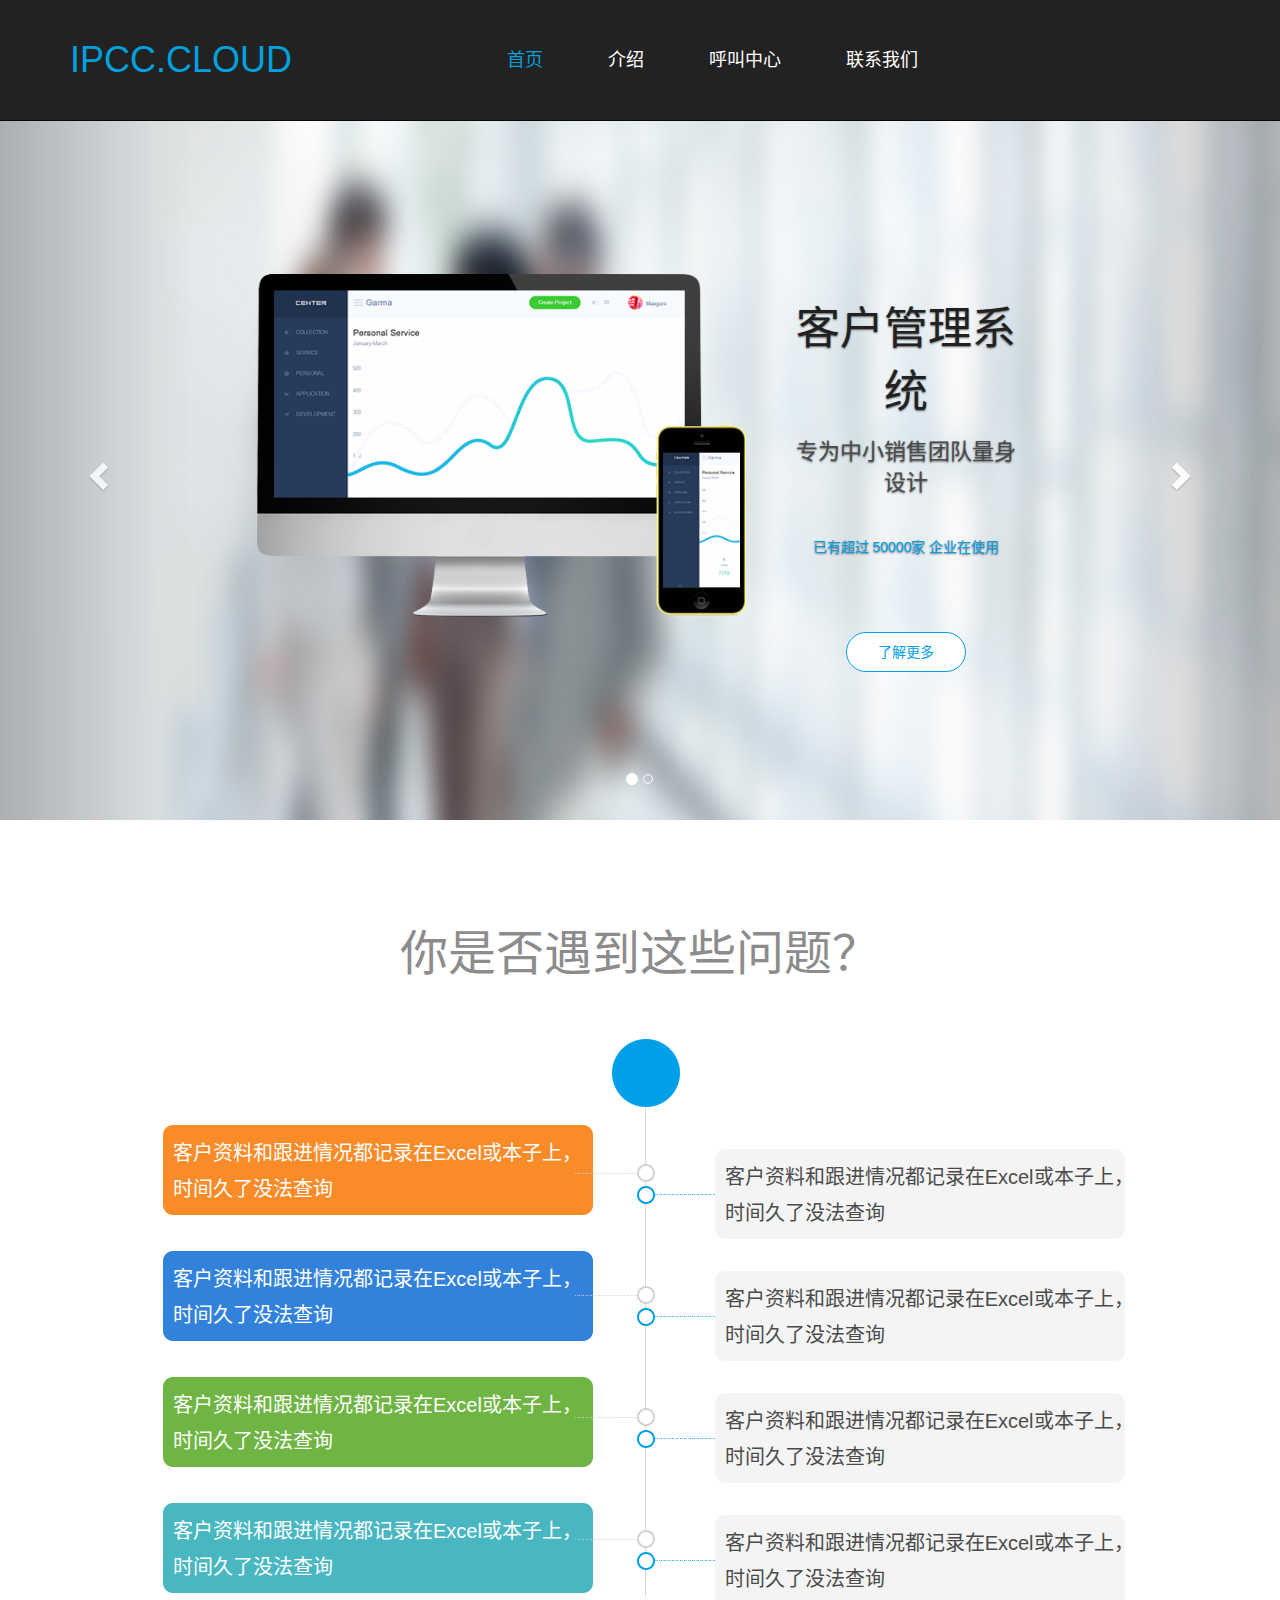
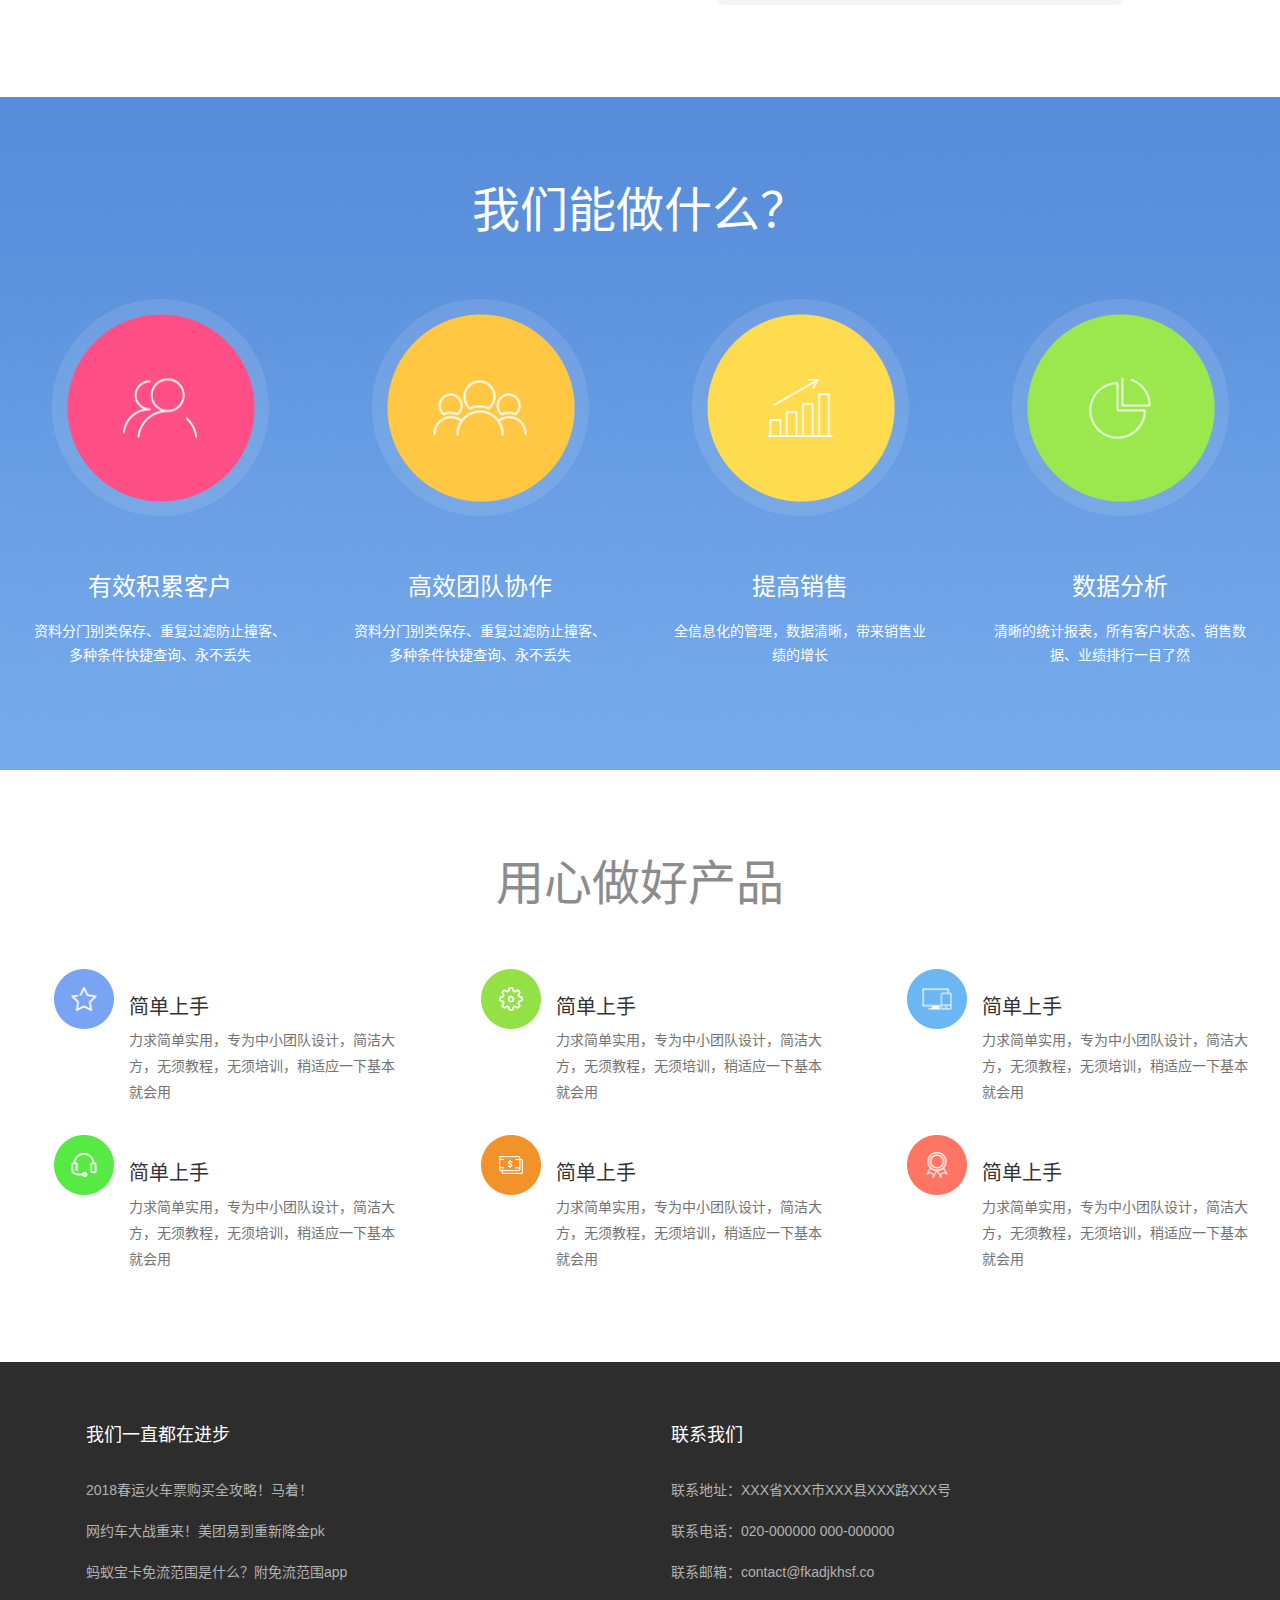
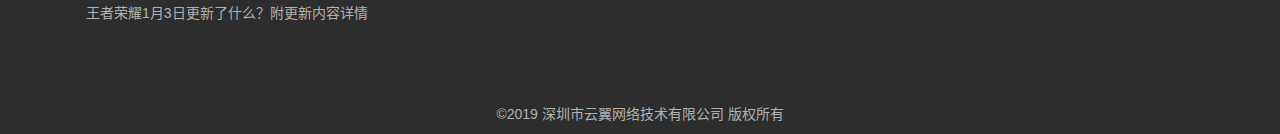
<file: index.html>
<!DOCTYPE html>
<html lang="zh-CN">
<head>
    <meta charset="utf-8">
    <meta http-equiv="X-UA-Compatible" content="IE=edge">
    <meta name="viewport" content="width=device-width, initial-scale=1">
    <!-- 上述3个meta标签*必须*放在最前面，任何其他内容都*必须*跟随其后！ -->
    <title>云翼天下网络科技有限公司</title>

    <!-- Bootstrap -->
    <link href="./css/bootstrap.min.css" rel="stylesheet">

    <link href="./css/currency.css" rel="stylesheet">

    <style>
        /* 轮播广告 */
        .carousel{
            height: 700px;
            background-color: #000;
        }
        .carousel .item{
            height: 700px;
            background-color: #000;
        }
        .carousel .item img{
            height: 100%;
            width: 100%;
        }

        /* 内容 */
        #problem{
            padding-top: 100px;
            padding-bottom: 100px;
            background: #fff;
        }
        #problem-tips{
            color: rgb(140, 140, 140);
        }
        .problem-bgimg{
            width: 430px;
            height: 90px;
        }
        #problem-bgimg1{
            background: url("./images/index_problem_bgimg1.png") no-repeat transparent;
        }
        #problem-bgimg2{
            background: url("./images/index_problem_bgimg2.png") no-repeat transparent;
        }
        #problem-bgimg3{
            background: url("./images/index_problem_bgimg3.png") no-repeat transparent;
        }
        #problem-bgimg4{
            background: url("./images/index_problem_bgimg4.png") no-repeat transparent;
        }
        .problem-bgimg5{
            background: url("./images/index_problem_bgimg5.png") no-repeat transparent;
        }
        .problem-content{
            padding: 10px 10px;
            line-height: 36px;
            font-size: 20px;
            color: rgb(255, 255, 255);
        }
        .problem-result{
            color: rgb(75, 75, 75);
        }

        


        #answer{
            padding-top: 80px;
            padding-bottom: 60px;
            color: rgb(255, 255, 255);
            background: url(./images/answer-background.jpg) no-repeat center transparent;
        }
        .tips {
            margin-bottom: 50px;
            text-align: center;
            font-size: 48px;
            color: rgb(255, 255, 255);
            display: block;
        }
        .thumbnail{
            background-color: transparent;
            border: none;
        }
        .answer-bgimg{
            height: 217px;
            position: relative;
        }
        .answer-icon{
            position: absolute;
            top:50%;
            left:50%;
            transform: translate(-50%,-50%);
        }
        .thumbnail .caption{
            line-height: 24px;
            text-align: center;
            color: rgb(255, 255, 255);
        }
        .thumbnail .caption .effect{
            font-size: 24px;
            display: block;
            margin-top: 50px;
            margin-bottom: 20px;
        }
        .thumbnail .caption .notes{
            font-size: 14px;
        }
        #answer-bgimg1{
            background: url("./images/index_answer1.png") no-repeat center transparent;
        }
        #answer-bgimg2{
            background: url("./images/index_answer2.png") no-repeat center transparent;
        }
        #answer-bgimg3{
            background: url("./images/index_answer3.png") no-repeat center transparent;
        }
        #answer-bgimg4{
            background: url("./images/index_answer4.png") no-repeat center transparent;
        }

        #product{
            padding-top: 80px;
            padding-bottom: 60px;
            background: #fff;
        }
        #product-tips{
            color: rgb(140, 140, 140);
        }
        .product-logo{
            padding-right: 0px;
        }
        .product-logo-bgimg{
            width: 60px;
            height: 60px;
            float: right;
            position: relative;
        }
        .product-logo-icon{
            position: absolute;
            top:50%;
            left:50%;
            transform: translate(-50%,-50%);
        }
        .product-content{
            margin-bottom: 20px;
            padding-right: 10px;
        }
        .product-effect{
            padding-top: 24px;
            padding-bottom: 6px;
            font-size: 20px;
            color: rgb(51, 51, 51);
            display: block;
        }
        .product-notes{
            line-height: 26px;
            font-size: 14px;
            color: rgb(115, 115, 115);
        }
        #product-logo-bgimg1{
            background: url("./images/index_product1.png");
        }
        #product-logo-bgimg2{
            background: url("./images/index_product2.png");
        }
        #product-logo-bgimg3{
            background: url("./images/index_product3.png");
        }
        #product-logo-bgimg4{
            background: url("./images/index_product4.png");
        }
        #product-logo-bgimg5{
            background: url("./images/index_product5.png");
        }
        #product-logo-bgimg6{
            background: url("./images/index_product6.png");
        }
    </style>

    <!-- HTML5 shim 和 Respond.js 是为了让 IE8 支持 HTML5 元素和媒体查询（media queries）功能 -->
    <!-- 警告：通过 file:// 协议（就是直接将 html 页面拖拽到浏览器中）访问页面时 Respond.js 不起作用 -->
    <!--[if lt IE 9]>
    <script src="./js/html5shiv.min.js"></script>
    <script src="./js/respond.min.js"></script>
    <![endif]-->
</head>
<body>
<!--导航条-->
<nav class="navbar navbar-fixed-top navbar-inverse">
    <div class="container">
        <!-- Brand and toggle get grouped for better mobile display -->
        <div class="navbar-header">
            <button type="button" class="navbar-toggle collapsed" data-toggle="collapse" data-target="#bs-example-navbar-collapse-1" aria-expanded="false">
                <span class="sr-only">Toggle navigation</span>
                <span class="icon-bar"></span>
                <span class="icon-bar"></span>
                <span class="icon-bar"></span>
            </button>
            <a class="navbar-brand" href="#">IPCC.CLOUD</a>
        </div>

        <!-- Collect the nav links, forms, and other content for toggling -->
        <div class="collapse navbar-collapse" id="bs-example-navbar-collapse-1">
            <ul class="nav navbar-nav">
                <li class="active"><a href="./index.html">首页</a></li>
                <li><a href="./introduce.html">介绍</a></li>
                <li><a href="./call_center.html">呼叫中心</a></li>
                <li><a href="./contact.html">联系我们</a></li>
            </ul>
            <!--<ul class="nav navbar-nav navbar-right">-->
                <!--<li><a href="#">登录</a></li>-->
                <!--<li><a href="#">注册</a></li>-->
            <!--</ul>-->
        </div><!-- /.navbar-collapse -->
    </div><!-- /.container-fluid -->
</nav>

<!--轮播图-->
<div id="carousel-example-generic" class="carousel slide" data-ride="carousel">
    <!-- Indicators -->
    <ol class="carousel-indicators">
        <li data-target="#carousel-example-generic" data-slide-to="0" class="active"></li>
        <li data-target="#carousel-example-generic" data-slide-to="1"></li>
    </ol>

    <!-- Wrapper for slides -->
    <div class="carousel-inner" role="listbox">
        <div class="item active">
            <img src="images/index_banner1.jpg" alt="">
            <div class="carousel-caption" style="padding-bottom: 10%;">
                <div class="row">
                    <div class="col-md-8" style="padding-top: 7%;">
                        <img src="./images/index_banner1.png" alt="">
                    </div>
                    <div class="col-md-4" style="padding-top: 10%;">
                        <span style="padding-bottom: 5%; font-size: 44px; color: rgb(33, 33, 33); display: block;">客户管理系统</span>
                        <span style="padding-bottom: 16%; font-size: 22px; color: rgb(75, 75, 75); display: block;">专为中小销售团队量身设计</span>
                        <span style="padding-bottom: 32%; font-size: 14px; color: rgb(0, 160, 233); display: block;">已有超过 50000家 企业在使用</span>
                        <a href="#" type="button" class="btn btn-lg btn-default" style="width:120px; height:40px; border: 1px solid #00a0e9;font-size:14px;color: #00a0e9;-webkit-border-radius: 20px;-moz-border-radius: 20px;border-radius: 20px;">了解更多</a>
                    </div>
                </div>
            </div>
        </div>
        <div class="item">
            <img src="images/index_banner2.jpg" alt="">
            <div class="carousel-caption" style="padding-bottom: 10%;">
                <div class="row">
                    <div class="col-md-12">
                        <div class="row" style="text-align: center; width: 400px;height: 400px;background: url('./images/index_banner2.png') no-repeat">
                            <span style="padding-top: 7%;padding-bottom: 5%; font-size: 44px; color: rgb(255, 255, 255);display: block;">简单实用</span>
                            <span style="line-height:30px; font-size: 18px;color: rgb(247, 247, 247);display: block;">采用云计算方式提供服务</span>
                            <span style="line-height:30px; font-size: 18px;color: rgb(247, 247, 247);display: block;">多终端数据实时同步</span>
                            
                            <div class="row" style="margin-top: 10%;">
                                <div class="col-md-6" style="text-align: right; padding-right: 40px;">
                                    <img src="./images/index_banner2_icon1.png" style="width: 45px; height: 30px;">
                                    <span style="margin-top:7%; font-size: 14px; color: rgb(0, 160, 233); display: block;">网页版</span>
                                </div>
                                <div class="col-md-6" style="text-align: left; padding-left: 40px;">
                                    <img src="./images/index_banner2_icon2.png"style="width: 19px; height: 30px;margin-left: 10px;">
                                    <span style="margin-top:7%; font-size: 14px; color: rgb(0, 160, 233); display: block;">手机版</span>
                                </div>
                            </div>
                        </div>
                    </div>
                </div>
            </div>
        </div>
    </div>

    <!-- Controls -->
    <a class="left carousel-control" href="#carousel-example-generic" role="button" data-slide="prev">
        <span class="glyphicon glyphicon-chevron-left" aria-hidden="true"></span>
        <span class="sr-only">Previous</span>
    </a>
    <a class="right carousel-control" href="#carousel-example-generic" role="button" data-slide="next">
        <span class="glyphicon glyphicon-chevron-right" aria-hidden="true"></span>
        <span class="sr-only">Next</span>
    </a>
</div>

<!--你是否遇到这些问题-->
<div class="container-fluid" id="problem">
    <div class="row row-vertical-center">
        <div class="col-sm-12 col-md-12">
            <span class="tips" id="problem-tips">你是否遇到这些问题？</span>
        </div>
    </div>
    <div class="row">
        <div class="col-md-4 col-md-offset-1" style="margin-left:148px;height: 558px; padding-right: 0px;">
            <div style="height: 86px;width: 100%;"></div>
            <div class="problem-bgimg" id="problem-bgimg1">
                <p class="problem-content">客户资料和跟进情况都记录在Excel或本子上，时间久了没法查询</p>
            </div>
            <div style="height: 36px;width: 100%;"></div>
            <div class="problem-bgimg" id="problem-bgimg2">
                <p class="problem-content">客户资料和跟进情况都记录在Excel或本子上，时间久了没法查询</p>
            </div>
            <div style="height: 36px;width: 100%;"></div>
            <div class="problem-bgimg" id="problem-bgimg3">
                <p class="problem-content">客户资料和跟进情况都记录在Excel或本子上，时间久了没法查询</p>
            </div>
            <div style="height: 36px;width: 100%;"></div>
            <div class="problem-bgimg" id="problem-bgimg4">
                <p class="problem-content">客户资料和跟进情况都记录在Excel或本子上，时间久了没法查询</p>
            </div>
        </div>

        <div class="col-md-2" style="width:140px; text-align:center; padding-left: 0px;padding-right: 0px;">
            <img src="./images/index_problem_icon.png">
        </div>

        <div class="col-md-4" style="height: 558px; padding-left: 0px;">
            <div style="height: 110px;width: 100%;"></div>
            <div class="problem-bgimg problem-bgimg5">
                <p class="problem-content problem-result">客户资料和跟进情况都记录在Excel或本子上，时间久了没法查询</p>
            </div>
            <div style="height: 32px;width: 100%;"></div>
            <div class="problem-bgimg problem-bgimg5">
                <p class="problem-content problem-result">客户资料和跟进情况都记录在Excel或本子上，时间久了没法查询</p>
            </div>
            <div style="height: 32px;width: 100%;"></div>
            <div class="problem-bgimg problem-bgimg5">
                <p class="problem-content problem-result">客户资料和跟进情况都记录在Excel或本子上，时间久了没法查询</p>
            </div>
            <div style="height: 32px;width: 100%;"></div>
            <div class="problem-bgimg problem-bgimg5">
                <p class="problem-content problem-result">客户资料和跟进情况都记录在Excel或本子上，时间久了没法查询</p>
            </div>
        </div>
    </div>
</div>

<!--我们能做什么-->
<div class="container-fluid" id="answer">
    <div class="row row-vertical-center">
        <div class="col-sm-12 col-md-12">
            <span class="tips">我们能做什么？</span>
        </div>
    </div>
    <div class="row row-vertical-center">
        <div class="col-sm-6 col-md-3">
            <div class="thumbnail">
                <div class="answer-bgimg" id="answer-bgimg1">
                    <img src="./images/index_answer1_icon.png" class="answer-icon">
                </div>
                <div class="caption">
                    <span class="effect">有效积累客户</span>
                    <p class="notes">资料分门别类保存、重复过滤防止撞客、多种条件快捷查询、永不丢失</p>
                </div>
            </div>
        </div>

        <div class="col-sm-6 col-md-3">
            <div class="thumbnail">
                <div class="answer-bgimg" id="answer-bgimg2">
                    <img src="./images/index_answer2_icon.png" class="answer-icon">
                </div>
                <div class="caption">
                    <span class="effect">高效团队协作</span>
                    <p class="notes">资料分门别类保存、重复过滤防止撞客、多种条件快捷查询、永不丢失</p>
                </div>
            </div>
        </div>

        <div class="col-sm-6 col-md-3">
            <div class="thumbnail">
                <div class="answer-bgimg" id="answer-bgimg3">
                    <img src="./images/index_answer3_icon.png" class="answer-icon">
                </div>
                <div class="caption">
                    <span class="effect">提高销售</span>
                    <p class="notes">全信息化的管理，数据清晰，带来销售业绩的增长</p>
                </div>
            </div>
        </div>

        <div class="col-sm-6 col-md-3">
            <div class="thumbnail">
                <div class="answer-bgimg" id="answer-bgimg4">
                    <img src="./images/index_answer4_icon.png" class="answer-icon">
                </div>
                <div class="caption">
                    <span class="effect">数据分析</span>
                    <p class="notes">清晰的统计报表，所有客户状态、销售数据、业绩排行一目了然</p>
                </div>
            </div>
        </div>
    </div>

</div>

<!--用心做好产品-->
<div class="container-fluid" id="product">
    <div class="row row-vertical-center">
        <div class="col-sm-12 col-md-12">
            <span class="tips" id="product-tips">用心做好产品</span>
        </div>
    </div>

    <div class="row row-vertical-center">
        <div class="col-md-4">
            <div class="col-md-3 product-logo">
                <div class="product-logo-bgimg" id="product-logo-bgimg1">
                    <img src="./images/index_product1_icon.png" class="product-logo-icon">
                </div>
            </div>
            <div class="col-md-9 product-content">
                <span class="product-effect">简单上手</span>
                <p class="product-notes">力求简单实用，专为中小团队设计，简洁大方，无须教程，无须培训，稍适应一下基本就会用</p>
            </div>
        </div>

        <div class="col-md-4">
            <div class="col-md-3 product-logo">
                <div class="product-logo-bgimg" id="product-logo-bgimg2">
                    <img src="./images/index_product2_icon.png" class="product-logo-icon">
                </div>
            </div>
            <div class="col-md-9 product-content">
                <span class="product-effect">简单上手</span>
                <p class="product-notes">力求简单实用，专为中小团队设计，简洁大方，无须教程，无须培训，稍适应一下基本就会用</p>
            </div>
        </div>

        <div class="col-md-4">
            <div class="col-md-3 product-logo">
                <div class="product-logo-bgimg" id="product-logo-bgimg3">
                    <img src="./images/index_product3_icon.png" class="product-logo-icon">
                </div>
            </div>
            <div class="col-md-9 product-content">
                <span class="product-effect">简单上手</span>
                <p class="product-notes">力求简单实用，专为中小团队设计，简洁大方，无须教程，无须培训，稍适应一下基本就会用</p>
            </div>
        </div>
    </div>
    <div class="row row-vertical-center">
        <div class="col-md-4">
            <div class="col-md-3 product-logo">
                <div class="product-logo-bgimg" id="product-logo-bgimg4">
                    <img src="./images/index_product4_icon.png" class="product-logo-icon">
                </div>
            </div>
            <div class="col-md-9 product-content">
                <span class="product-effect">简单上手</span>
                <p class="product-notes">力求简单实用，专为中小团队设计，简洁大方，无须教程，无须培训，稍适应一下基本就会用</p>
            </div>
        </div>

        <div class="col-md-4">
            <div class="col-md-3 product-logo">
                <div class="product-logo-bgimg" id="product-logo-bgimg5">
                    <img src="./images/index_product5_icon.png" class="product-logo-icon">
                </div>
            </div>
            <div class="col-md-9 product-content">
                <span class="product-effect">简单上手</span>
                <p class="product-notes">力求简单实用，专为中小团队设计，简洁大方，无须教程，无须培训，稍适应一下基本就会用</p>
            </div>
        </div>

        <div class="col-md-4">
            <div class="col-md-3 product-logo">
                <div class="product-logo-bgimg" id="product-logo-bgimg6">
                    <img src="./images/index_product6_icon.png" class="product-logo-icon">
                </div>
            </div>
            <div class="col-md-9 product-content">
                <span class="product-effect">简单上手</span>
                <p class="product-notes">力求简单实用，专为中小团队设计，简洁大方，无须教程，无须培训，稍适应一下基本就会用</p>
            </div>
        </div>
    </div>
</div>

<!--底部-->
<footer>
    <div class="container">
        <div class="row">
            <div class="col-md-6">
                <ul class="list-group">
                    <li class="list-group-item friendship-link item-first">我们一直都在进步</li>
                    <li class="list-group-item friendship-link">2018春运火车票购买全攻略！马着！</li>
                    <li class="list-group-item friendship-link">网约车大战重来！美团易到重新降金pk</li>
                    <li class="list-group-item friendship-link">蚂蚁宝卡免流范围是什么？附免流范围app</li>
                    <li class="list-group-item friendship-link">王者荣耀1月3日更新了什么？附更新内容详情</li>
                </ul>
            </div>
            <div class="col-md-6">
                <ul class="list-group">
                    <li class="list-group-item contact-info item-first">联系我们</li>
                    <li class="list-group-item contact-info">联系地址：XXX省XXX市XXX县XXX路XXX号</li>
                    <li class="list-group-item contact-info">联系电话：020-000000   000-000000</li>
                    <li class="list-group-item contact-info">联系邮箱：contact@fkadjkhsf.co</li>
                </ul>
            </div>
        </div>
        <p style="text-align: center;">©2019 深圳市云翼网络技术有限公司 版权所有</p>
    </div>
</footer>

<!-- jQuery (Bootstrap 的所有 JavaScript 插件都依赖 jQuery，所以必须放在前边) -->
<script src="./js/jquery.min.js"></script>
<!-- 加载 Bootstrap 的所有 JavaScript 插件。你也可以根据需要只加载单个插件。 -->
<script src="./js/bootstrap.min.js"></script>
</body>
</html>
</file>
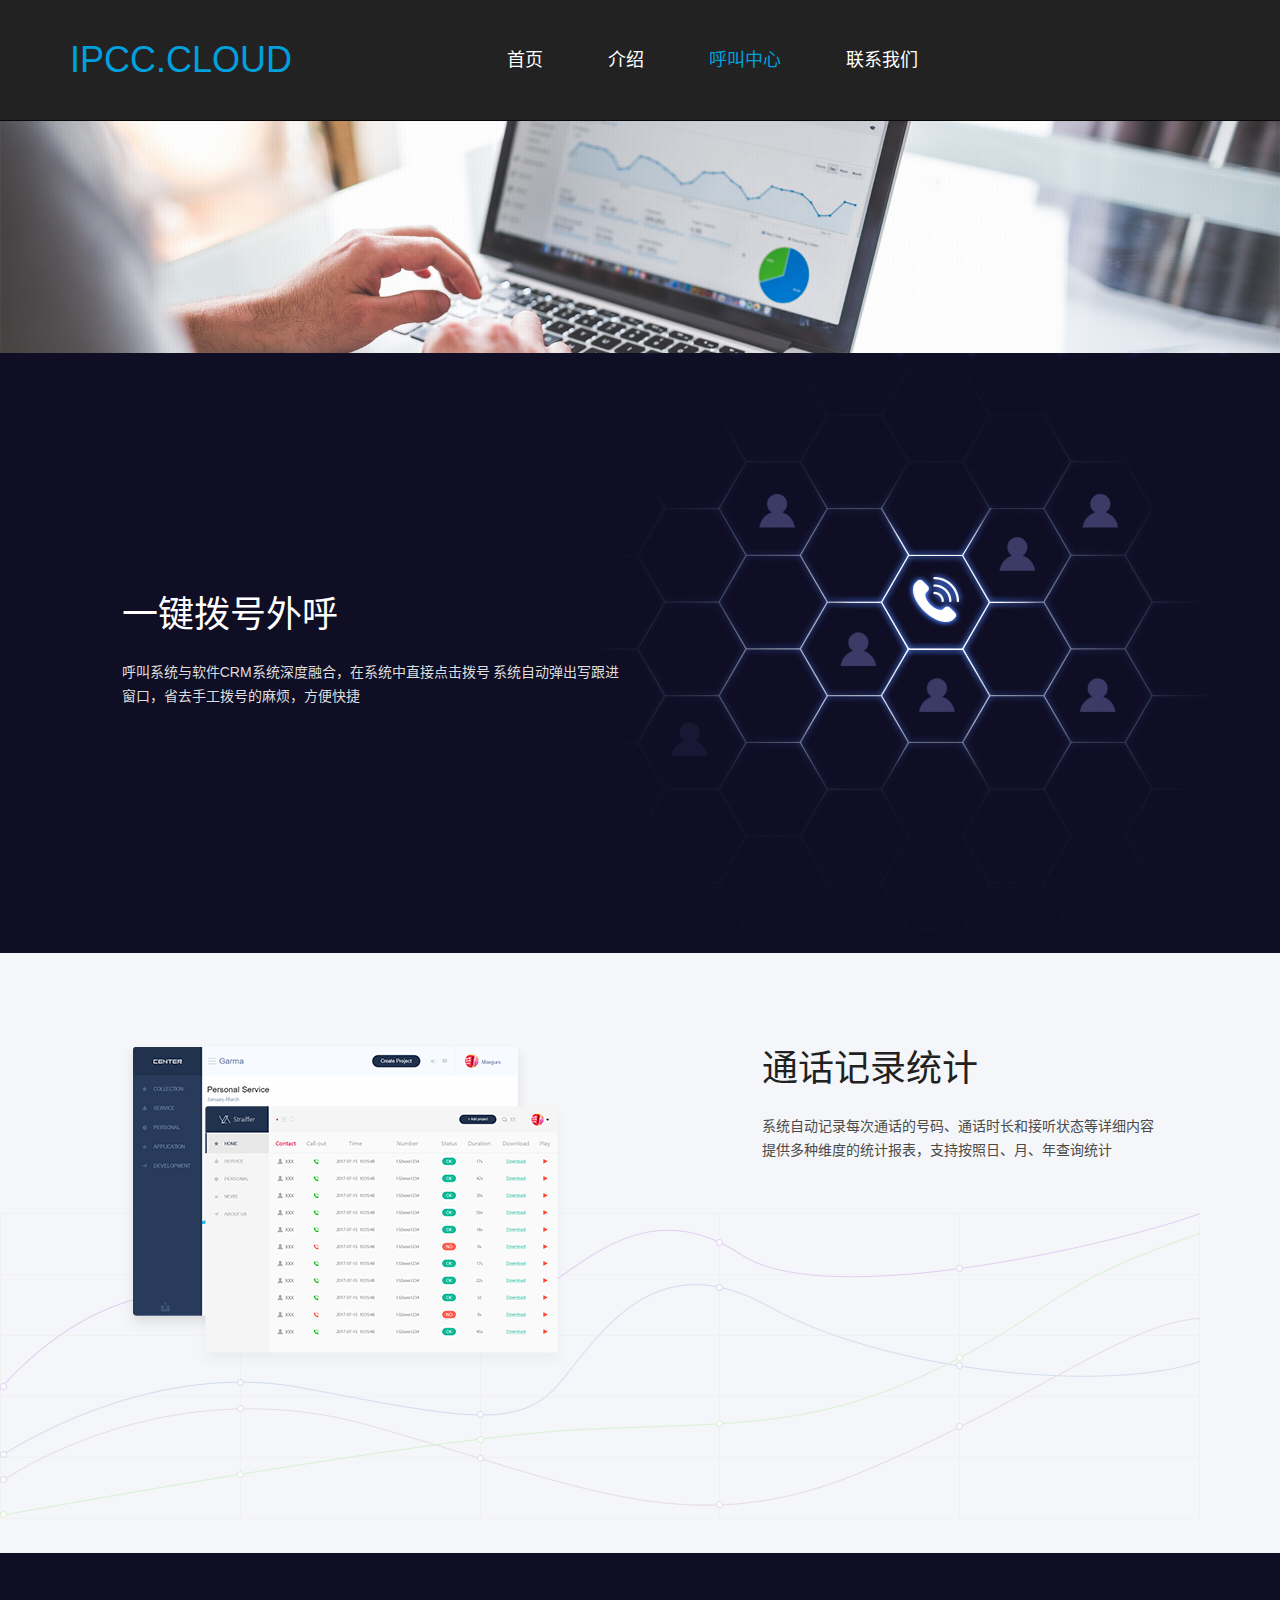
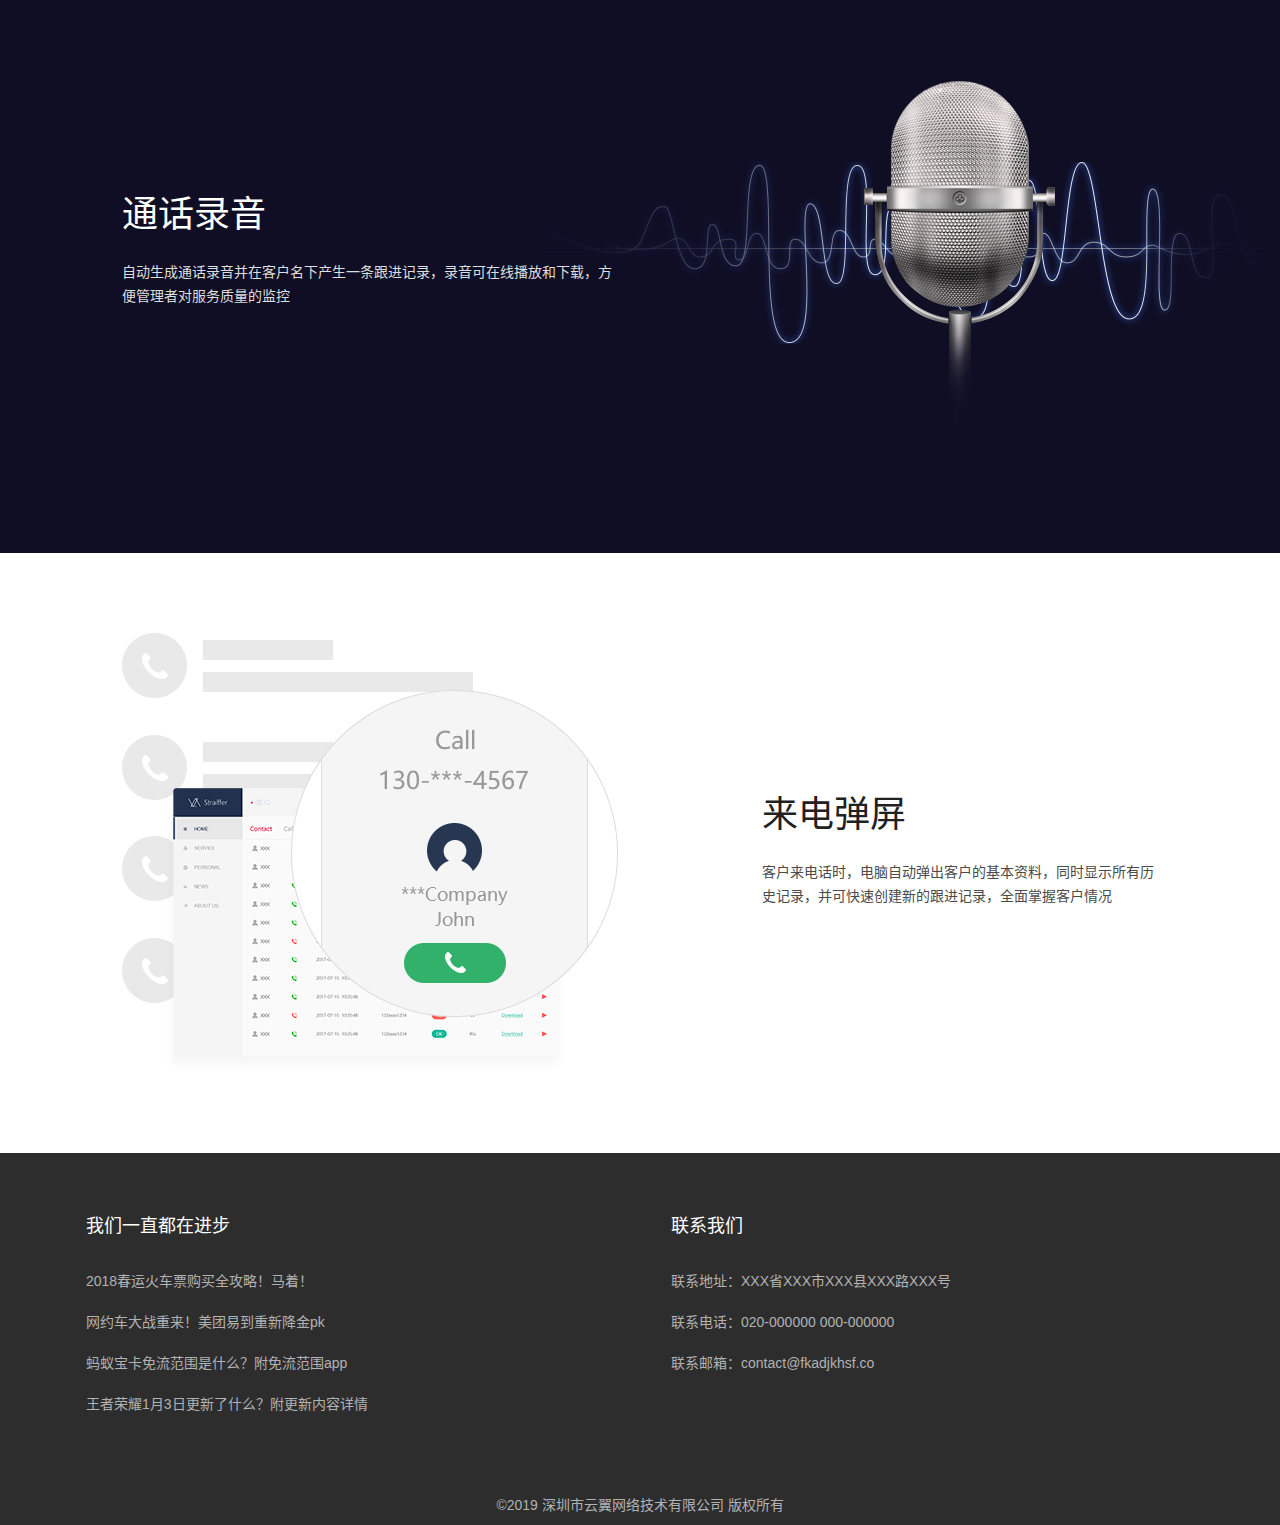
<file: call_center.html>
<!DOCTYPE html>
<html lang="zh-CN">
<head>
    <meta charset="utf-8">
    <meta http-equiv="X-UA-Compatible" content="IE=edge">
    <meta name="viewport" content="width=device-width, initial-scale=1">
    <!-- 上述3个meta标签*必须*放在最前面，任何其他内容都*必须*跟随其后！ -->
    <title>云翼天下网络科技有限公司</title>

    <!-- Bootstrap -->
    <link href="./css/bootstrap.min.css" rel="stylesheet">

    <!-- 自定义样式 -->
    <link href="./css/currency.css" rel="stylesheet">

    <style>
        #call-banner2,#call-banner3,#call-banner4,#call-banner5{
            height: 600px;
        }
        #call-banner2{
            background: url('./images/call_banner2.jpg') no-repeat center,transparent;
        }
        #call-banner3{
            position: relative;
            background-color: #f4f6f9;
        }
        #call-banner4{
            background: url('./images/call_banner4.jpg') no-repeat center,transparent;
        }
        #call-banner5{
            background-color: #fff;
        }

        .banner-left-title{
            font-size: 36px;
            color: rgb(255, 255, 255);
        }
        .banner-left-content{
            margin-top: 20px;
            line-height: 24px;
            color: rgb(222, 222, 222);
        }
        .banner-right-title{
            font-size: 36px;
            color: rgb(33, 33, 33);
        }
        .banner-right-content{
            margin-top: 20px;
            line-height: 24px;
            color: rgb(75, 75, 75);
        }
    </style>
    <!-- HTML5 shim 和 Respond.js 是为了让 IE8 支持 HTML5 元素和媒体查询（media queries）功能 -->
    <!-- 警告：通过 file:// 协议（就是直接将 html 页面拖拽到浏览器中）访问页面时 Respond.js 不起作用 -->
    <!--[if lt IE 9]>
    <script src="./js/html5shiv.min.js"></script>
    <script src="./js/respond.min.js"></script>
    <![endif]-->
</head>
<body>
<!--导航条-->
<nav class="navbar navbar-fixed-top navbar-inverse">
    <div class="container">
        <!-- Brand and toggle get grouped for better mobile display -->
        <div class="navbar-header">
            <button type="button" class="navbar-toggle collapsed" data-toggle="collapse" data-target="#bs-example-navbar-collapse-1" aria-expanded="false">
                <span class="sr-only">Toggle navigation</span>
                <span class="icon-bar"></span>
                <span class="icon-bar"></span>
                <span class="icon-bar"></span>
            </button>
            <a class="navbar-brand" href="#">IPCC.CLOUD</a>
        </div>

        <!-- Collect the nav links, forms, and other content for toggling -->
        <div class="collapse navbar-collapse" id="bs-example-navbar-collapse-1">
            <ul class="nav navbar-nav">
                <li><a href="./index.html">首页</a></li>
                <li><a href="./introduce.html">介绍</a></li>
                <li class="active"><a href="./call_center.html">呼叫中心</a></li>
                <li><a href="./contact.html">联系我们</a></li>
            </ul>
            <!--<ul class="nav navbar-nav navbar-right">-->
            <!--<li><a href="#">登录</a></li>-->
            <!--<li><a href="#">注册</a></li>-->
            <!--</ul>-->
        </div><!-- /.navbar-collapse -->
    </div><!-- /.container-fluid -->
</nav>

<!--主体-->
<div class="container-fluid">
    <!--头图-->
    <div class="row">
        <img src="./images/call_banner1.jpg" height="100%;" width="100%;">
    </div>

    <!--横幅-->
    <div class="row row-vertical-center" id="call-banner2">
        <div class="col-md-5 col-md-offset-1">
            <span class="banner-left-title">一键拨号外呼</span>
            <p class="banner-left-content">呼叫系统与软件CRM系统深度融合，在系统中直接点击拨号
系统自动弹出写跟进窗口，省去手工拨号的麻烦，方便快捷</p>
        </div>
    </div>

    <div class="row" id="call-banner3">
        <div style="width:100%; height:310px; position: absolute; bottom: 5%; background: url('./images/call_banner3.png') no-repeat transparent;"></div>
        <div class="col-md-5 col-md-offset-1" style="padding-top: 7%;">
            <img src="./images/call_banner3-2.png">
        </div>
        <div class="col-md-4 col-md-offset-1" style="padding-top: 7%;">
            <span class="banner-right-title">通话记录统计</span>
            <p class="banner-right-content">系统自动记录每次通话的号码、通话时长和接听状态等详细内容提供多种维度的统计报表，支持按照日、月、年查询统计</p>
        </div>
    </div>

    <div class="row row-vertical-center" id="call-banner4">
        <div class="col-md-5 col-md-offset-1">
            <span class="banner-left-title">通话录音</span>
            <p class="banner-left-content">自动生成通话录音并在客户名下产生一条跟进记录，录音可在线播放和下载，方便管理者对服务质量的监控</p>
        </div>
        <div class="col-md-4 col-md-offset-1" align="center">
            <img src="./images/call_banner4-2.png">
        </div>
    </div>

    <div class="row row-vertical-center" id="call-banner5">
        <div class="col-md-5 col-md-offset-1">
            <img src="./images/call_banner5.png">
        </div>
        <div class="col-md-4 col-md-offset-1">
            <span class="banner-right-title">来电弹屏</span>
            <p class="banner-right-content">客户来电话时，电脑自动弹出客户的基本资料，同时显示所有历史记录，并可快速创建新的跟进记录，全面掌握客户情况</p>
        </div>
    </div>
</div>

<!--底部-->
<footer>
    <div class="container">
        <div class="row">
            <div class="col-md-6">
                <ul class="list-group">
                    <li class="list-group-item friendship-link item-first">我们一直都在进步</li>
                    <li class="list-group-item friendship-link">2018春运火车票购买全攻略！马着！</li>
                    <li class="list-group-item friendship-link">网约车大战重来！美团易到重新降金pk</li>
                    <li class="list-group-item friendship-link">蚂蚁宝卡免流范围是什么？附免流范围app</li>
                    <li class="list-group-item friendship-link">王者荣耀1月3日更新了什么？附更新内容详情</li>
                </ul>
            </div>
            <div class="col-md-6">
                <ul class="list-group">
                    <li class="list-group-item contact-info item-first">联系我们</li>
                    <li class="list-group-item contact-info">联系地址：XXX省XXX市XXX县XXX路XXX号</li>
                    <li class="list-group-item contact-info">联系电话：020-000000   000-000000</li>
                    <li class="list-group-item contact-info">联系邮箱：contact@fkadjkhsf.co</li>
                </ul>
            </div>
        </div>
        <p style="text-align: center;">©2019 深圳市云翼网络技术有限公司 版权所有</p>
    </div>
</footer>

<!-- jQuery (Bootstrap 的所有 JavaScript 插件都依赖 jQuery，所以必须放在前边) -->
<script src="./js/jquery.min.js"></script>
<!-- 加载 Bootstrap 的所有 JavaScript 插件。你也可以根据需要只加载单个插件。 -->
<script src="./js/bootstrap.min.js"></script>
</body>
</html>
</file>
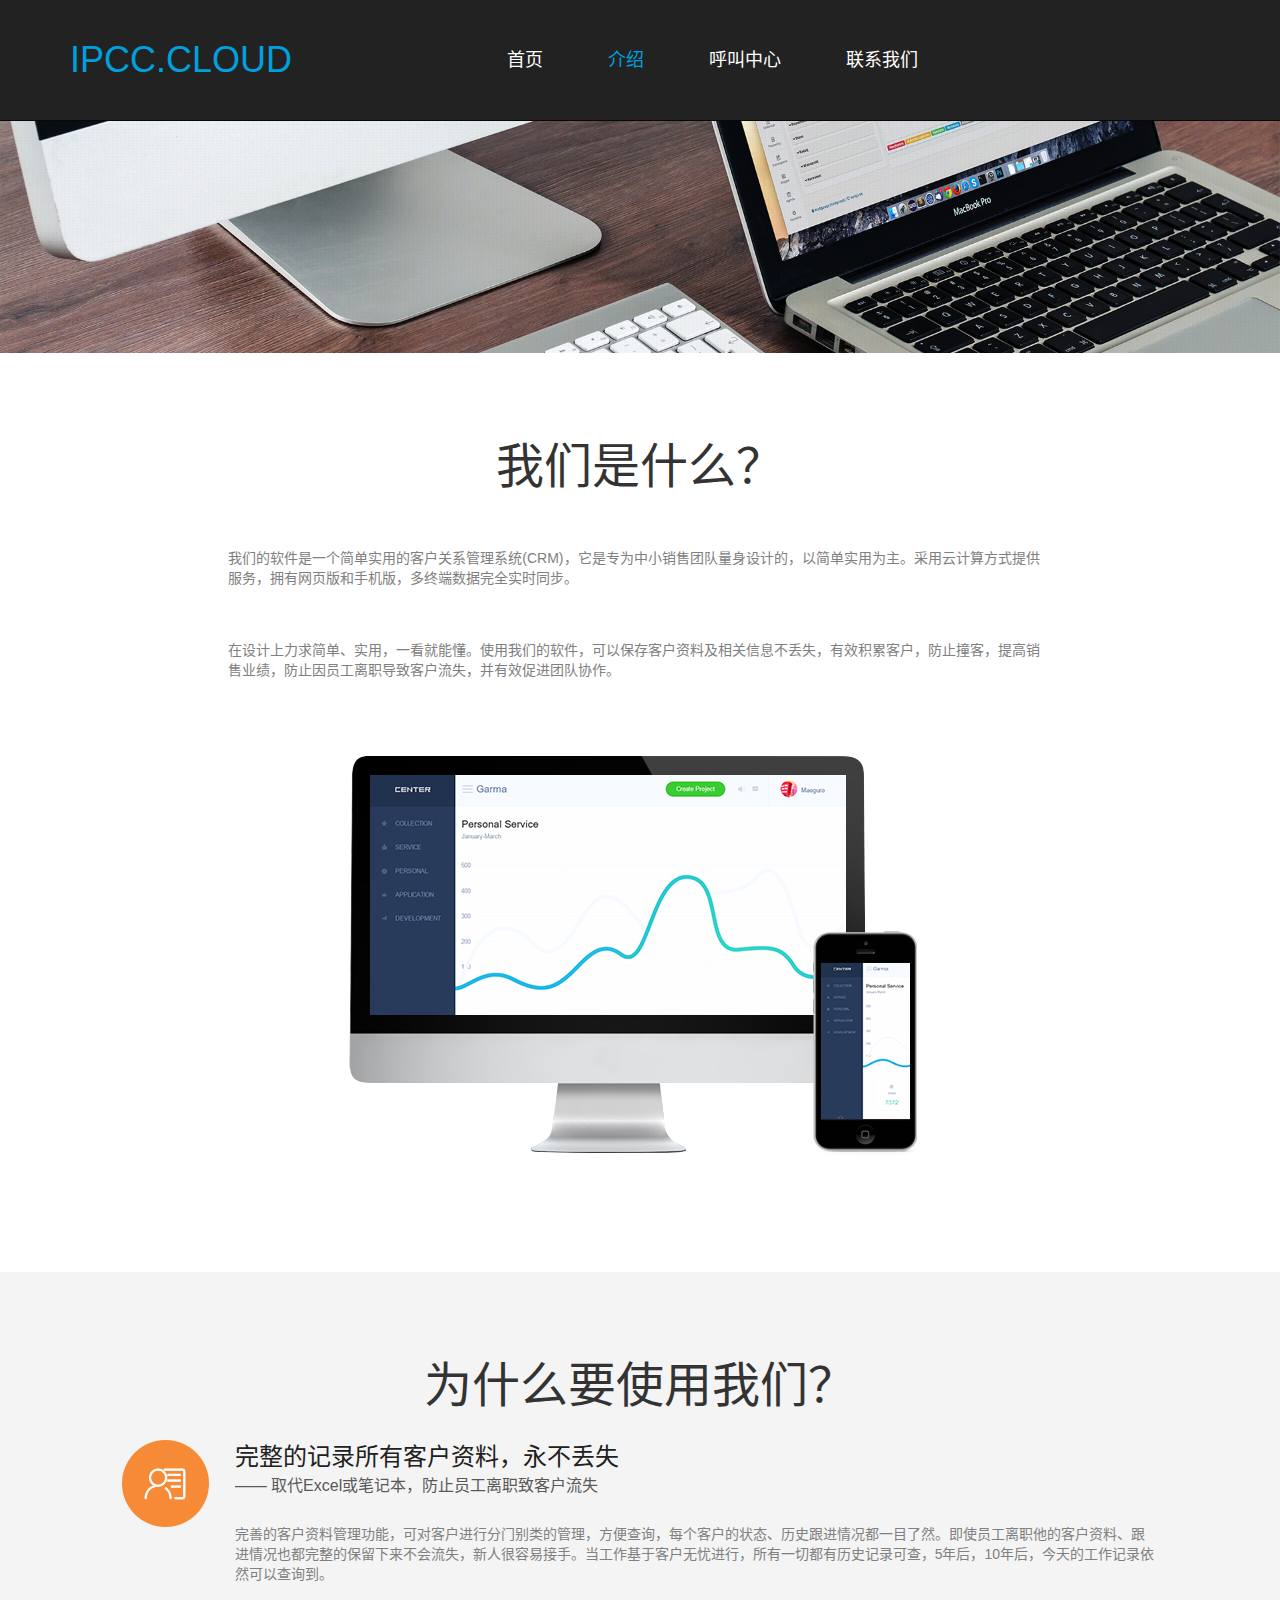
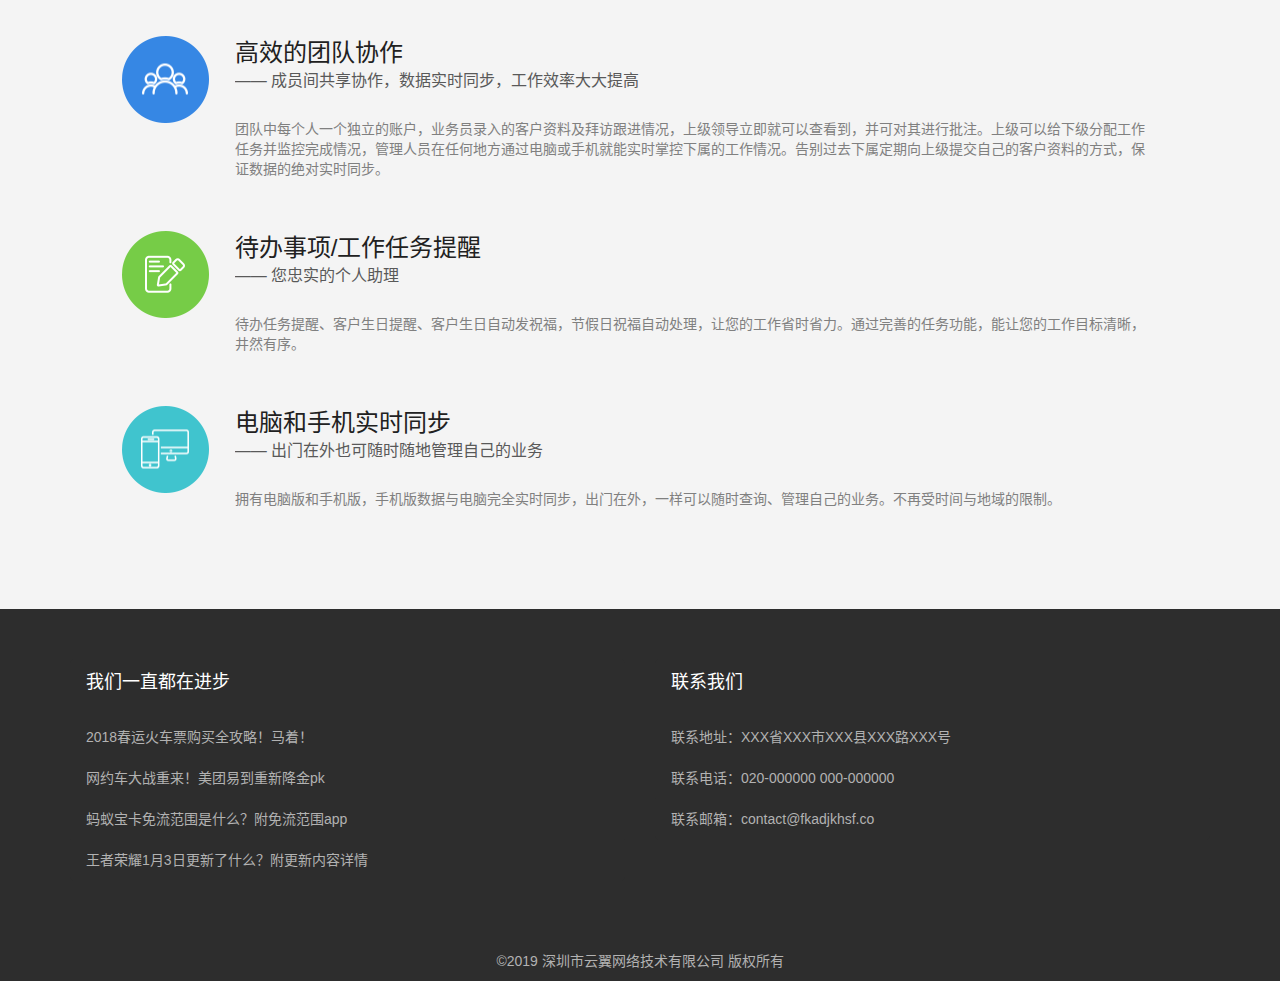
<file: introduce.html>
<!DOCTYPE html>
<html lang="zh-CN">
<head>
    <meta charset="utf-8">
    <meta http-equiv="X-UA-Compatible" content="IE=edge">
    <meta name="viewport" content="width=device-width, initial-scale=1">
    <!-- 上述3个meta标签*必须*放在最前面，任何其他内容都*必须*跟随其后！ -->
    <title>云翼天下网络科技有限公司</title>

    <!-- Bootstrap -->
    <link href="./css/bootstrap.min.css" rel="stylesheet">

    <!-- 自定义样式 -->
    <link href="./css/currency.css" rel="stylesheet">

    <style>
        #what-is{
            background-color: #FFF;
        }
        .introduce-title{
            font-size: 48px;
            text-align: center;
            margin: 80px 0px 20px 0px;
        }
        .introduce-content{
            margin: 26px 0px;
            font-size: 14px;
            color: rgb(128, 128, 128);
        }

        #why-use{
            background-color: #f4f4f4;
        }
        .use-item-bgimg{
            width:87px;
            height:87px;
            position: relative;
        }
        .use-item-icon{
            position: absolute;
            top:50%;
            left:50%;
            transform: translate(-50%,-50%);
        }
        .use-item-title{
            font-size: 24px;
            color: rgb(33, 33, 33);
        }
        .use-item-notes{
            font-size: 16px;
            color: rgb(89, 89, 89);
        }
        .use-item-content{
            margin: 26px 0px 52px 0px;
            font-size: 14px;
            color: rgb(128, 128, 128);
        }
    </style>

    <!-- HTML5 shim 和 Respond.js 是为了让 IE8 支持 HTML5 元素和媒体查询（media queries）功能 -->
    <!-- 警告：通过 file:// 协议（就是直接将 html 页面拖拽到浏览器中）访问页面时 Respond.js 不起作用 -->
    <!--[if lt IE 9]>
    <script src="./js/html5shiv.min.js"></script>
    <script src="./js/respond.min.js"></script>
    <![endif]-->
</head>
<body>
<!--导航条-->
<nav class="navbar navbar-fixed-top navbar-inverse">
    <div class="container">
        <!-- Brand and toggle get grouped for better mobile display -->
        <div class="navbar-header">
            <button type="button" class="navbar-toggle collapsed" data-toggle="collapse" data-target="#bs-example-navbar-collapse-1" aria-expanded="false">
                <span class="sr-only">Toggle navigation</span>
                <span class="icon-bar"></span>
                <span class="icon-bar"></span>
                <span class="icon-bar"></span>
            </button>
            <a class="navbar-brand" href="#">IPCC.CLOUD</a>
        </div>

        <!-- Collect the nav links, forms, and other content for toggling -->
        <div class="collapse navbar-collapse" id="bs-example-navbar-collapse-1">
            <ul class="nav navbar-nav">
                <li><a href="./index.html">首页</a></li>
                <li class="active"><a href="./introduce.html">介绍</a></li>
                <li><a href="./call_center.html">呼叫中心</a></li>
                <li><a href="./contact.html">联系我们</a></li>
            </ul>
            <!--<ul class="nav navbar-nav navbar-right">-->
            <!--<li><a href="#">登录</a></li>-->
            <!--<li><a href="#">注册</a></li>-->
            <!--</ul>-->
        </div><!-- /.navbar-collapse -->
    </div><!-- /.container-fluid -->
</nav>

<!--头图-->
<div class="container-fluid">
    <div class="row">
        <img src="./images/introduce1.jpg" height="100%" width="100%;">
    </div>
</div>

<!--媒体信息流-->
<div class="container-fluid" id="what-is">
    <div class="row">
        <div class="col-md-12 introduce-title">
            <span>我们是什么？</span>
        </div>
    </div>
    <div class="row">
        <div class="col-md-8 col-md-offset-2">
            <p class="introduce-content">我们的软件是一个简单实用的客户关系管理系统(CRM)，它是专为中小销售团队量身设计的，以简单实用为主。采用云计算方式提供服务，拥有网页版和手机版，多终端数据完全实时同步。</p>
        </div>
    </div>
    <div class="row">
        <div class="col-md-8 col-md-offset-2">
            <p class="introduce-content">在设计上力求简单、实用，一看就能懂。使用我们的软件，可以保存客户资料及相关信息不丢失，有效积累客户，防止撞客，提高销售业绩，防止因员工离职导致客户流失，并有效促进团队协作。</p>
        </div>
    </div>
    <div class="row">
        <div class="col-md-12" align="center" style="margin:50px 0px 100px 0px;">
            <img src="./images/introduce2.png" width="582px;">
        </div>
    </div>
</div>

<div class="container-fluid" id="why-use">
    <div class="row">
        <div class="col-md-12 introduce-title">
            <span>为什么要使用我们？</span>
        </div>
    </div>

    <div class="row">
        <div class="col-md-10 col-md-offset-1">
            <div class="media">
                <div class="media-left media-top" style="padding-right: 26px;">
                    <div class="use-item-bgimg" style="background: url('./images/introduce_bgimg1.png') no-repeat center;">
                            <img class="media-object use-item-icon" src="./images/introduce_icon1.png">
                    </div>
                </div>
                <div class="media-body">
                    <span class="use-item-title">完整的记录所有客户资料，永不丢失</span><br>
                    <span class="use-item-notes">—— 取代Excel或笔记本，防止员工离职致客户流失</span><br>
                    <p class="use-item-content">完善的客户资料管理功能，可对客户进行分门别类的管理，方便查询，每个客户的状态、历史跟进情况都一目了然。即使员工离职他的客户资料、跟进情况也都完整的保留下来不会流失，新人很容易接手。当工作基于客户无忧进行，所有一切都有历史记录可查，5年后，10年后，今天的工作记录依然可以查询到。</p>
                </div>
            </div>
        </div>
    </div>

    <div class="row">
        <div class="col-md-10 col-md-offset-1">
            <div class="media">
                <div class="media-left media-top" style="padding-right: 26px;">
                    <div class="use-item-bgimg" style="background: url('./images/introduce_bgimg2.png') no-repeat center;">
                        <img class="media-object use-item-icon" src="./images/introduce_icon2.png">
                    </div>
                </div>
                <div class="media-body">
                    <span class="use-item-title">高效的团队协作</span><br>
                    <span class="use-item-notes">—— 成员间共享协作，数据实时同步，工作效率大大提高</span><br>
                    <p class="use-item-content">团队中每个人一个独立的账户，业务员录入的客户资料及拜访跟进情况，上级领导立即就可以查看到，并可对其进行批注。上级可以给下级分配工作任务并监控完成情况，管理人员在任何地方通过电脑或手机就能实时掌控下属的工作情况。告别过去下属定期向上级提交自己的客户资料的方式，保证数据的绝对实时同步。</p>
                </div>
            </div>
        </div>
    </div>

    <div class="row">
        <div class="col-md-10 col-md-offset-1">
            <div class="media">
                <div class="media-left media-top" style="padding-right: 26px;">
                    <div class="use-item-bgimg" style="background: url('./images/introduce_bgimg3.png') no-repeat center;">
                        <img class="media-object use-item-icon" src="./images/introduce_icon3.png">
                    </div>
                </div>
                <div class="media-body">
                    <span class="use-item-title">待办事项/工作任务提醒</span><br>
                    <span class="use-item-notes">—— 您忠实的个人助理</span><br>
                    <p class="use-item-content">待办任务提醒、客户生日提醒、客户生日自动发祝福，节假日祝福自动处理，让您的工作省时省力。通过完善的任务功能，能让您的工作目标清晰，井然有序。</p>
                </div>
            </div>
        </div>
    </div>

    <div class="row" style="margin-bottom: 100px;">
        <div class="col-md-10 col-md-offset-1">
            <div class="media">
                <div class="media-left media-top" style="padding-right: 26px;">
                    <div class="use-item-bgimg" style="background: url('./images/introduce_bgimg4.png') no-repeat center;">
                        <img class="media-object use-item-icon" src="./images/introduce_icon4.png">
                    </div>
                </div>
                <div class="media-body">
                    <span class="use-item-title">电脑和手机实时同步</span><br>
                    <span class="use-item-notes">—— 出门在外也可随时随地管理自己的业务</span><br>
                    <p class="use-item-content" style="margin-bottom: 0px;">拥有电脑版和手机版，手机版数据与电脑完全实时同步，出门在外，一样可以随时查询、管理自己的业务。不再受时间与地域的限制。</p>
                </div>
            </div>
        </div>
    </div>

</div>

<!--底部-->
<footer>
    <div class="container">
        <div class="row">
            <div class="col-md-6">
                <ul class="list-group">
                    <li class="list-group-item friendship-link item-first">我们一直都在进步</li>
                    <li class="list-group-item friendship-link">2018春运火车票购买全攻略！马着！</li>
                    <li class="list-group-item friendship-link">网约车大战重来！美团易到重新降金pk</li>
                    <li class="list-group-item friendship-link">蚂蚁宝卡免流范围是什么？附免流范围app</li>
                    <li class="list-group-item friendship-link">王者荣耀1月3日更新了什么？附更新内容详情</li>
                </ul>
            </div>
            <div class="col-md-6">
                <ul class="list-group">
                    <li class="list-group-item contact-info item-first">联系我们</li>
                    <li class="list-group-item contact-info">联系地址：XXX省XXX市XXX县XXX路XXX号</li>
                    <li class="list-group-item contact-info">联系电话：020-000000   000-000000</li>
                    <li class="list-group-item contact-info">联系邮箱：contact@fkadjkhsf.co</li>
                </ul>
            </div>
        </div>
        <p style="text-align: center;">©2019 深圳市云翼网络技术有限公司 版权所有</p>
    </div>
</footer>

<!-- jQuery (Bootstrap 的所有 JavaScript 插件都依赖 jQuery，所以必须放在前边) -->
<script src="./js/jquery.min.js"></script>
<!-- 加载 Bootstrap 的所有 JavaScript 插件。你也可以根据需要只加载单个插件。 -->
<script src="./js/bootstrap.min.js"></script>
</body>
</html>
</file>
<file: css/currency.css>
body{
    padding-top: 120px;
}
.top5 { margin-top:5px; }
.top10 { margin-top:10px; }
.top15 { margin-top:15px; }
.top30 { margin-top:30px; }
.top50 { margin-top:50px; }
.top100 { margin-top:100px; }

.bottom5 { margin-bottom:5px; }
.bottom10 { margin-bottom:10px; }
.bottom15 { margin-bottom:15px; }
.bottom30 { margin-bottom:30px; }
.bottom50 { margin-bottom:50px; }
.bottom100 { margin-bottom:100px; }

/*bootstrap使row中的col垂直居中*/
.row-vertical-center {
    display: flex;
    align-items: center;
}


/* 导航条 */
.navbar {
    min-height: 0px;
    margin-bottom: 0px;
}
.navbar-inverse .navbar-brand {
    padding-right: 200px;
    font-size: 36px;
    color:#00A0DE;
}
.navbar-inverse .navbar-brand:hover {
    color:#00A0DE;
}
.navbar-brand,.navbar-nav li a {
    line-height: 120px;
    height: 120px;
    padding-top: 0;
}
.navbar-inverse .navbar-nav>li>a {
    padding-right: 50px;
    font-size: 18px;
    color:#FFF;
}
.navbar-inverse .navbar-nav>li>a:hover {
    color:#00A0DE;
}
.navbar-inverse .navbar-nav>.active>a,
.navbar-inverse .navbar-nav>.active>a:focus,
.navbar-inverse .navbar-nav>.active>a:hover {
    color: #00A0DE;
    background-color: #222;
}
.navbar-toggle {
    margin-top: 18px;
}


/*底部*/
footer{
    background-color: #2d2d2d;
    color: rgb(178, 178, 178);
}
footer .row{
    padding-top: 50px;
    padding-bottom: 50px;
}
footer .list-group .friendship-link,
footer .list-group .contact-info {
    font-size: 14px;
    background-color: #2d2d2d;
    border: 1px solid #2d2d2d;
}
footer .list-group .friendship-link:hover {
    color: #FFF;
}
footer .list-group .item-first {
    padding-bottom: 20px;
    font-size: 18px;
    color: #FFF;
}
</file>
